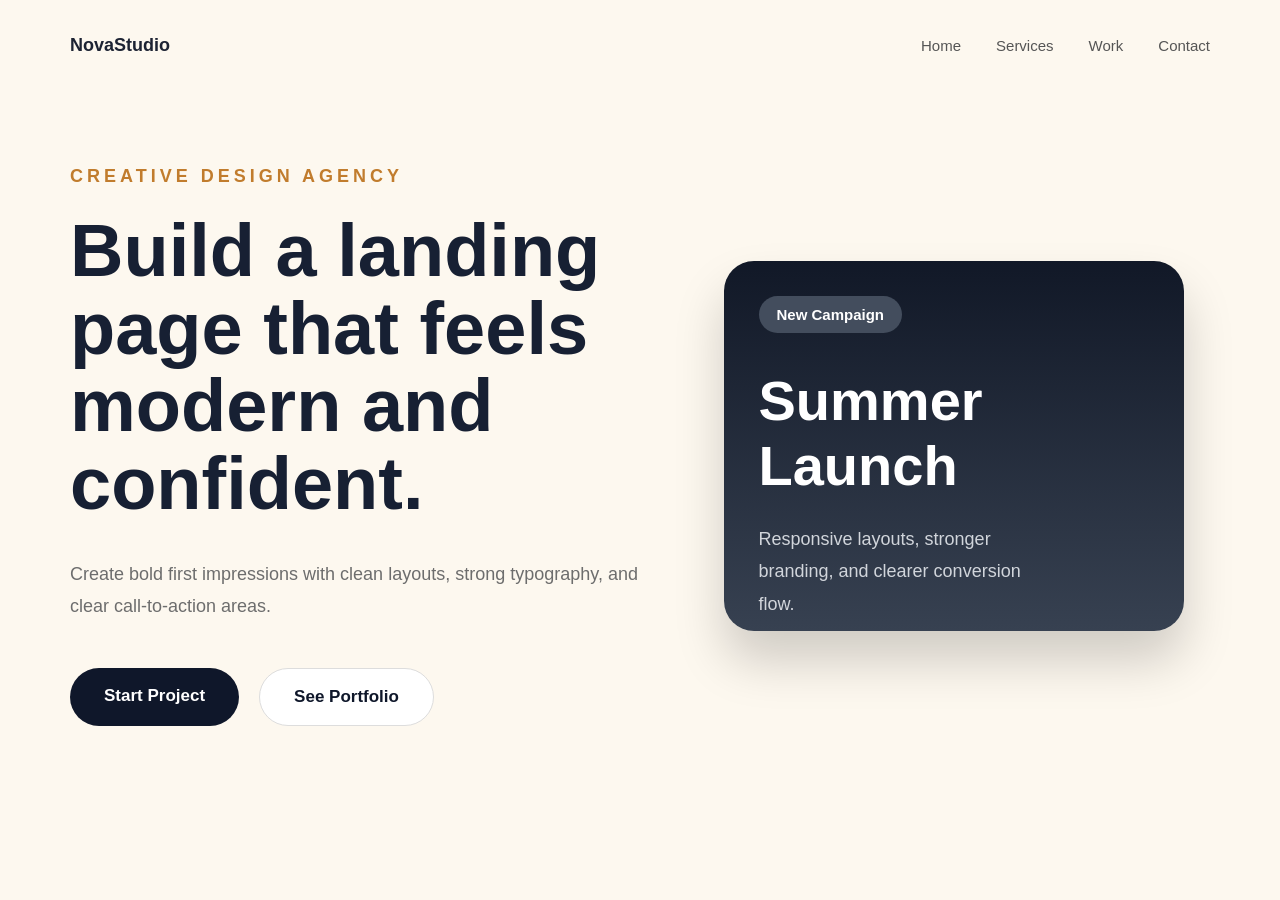
<file: index.html>
<!DOCTYPE html>
<html lang="en">
<head>
    <meta charset="UTF-8">
    <meta name="viewport" content="width=device-width, initial-scale=1.0">
    <title>NovaStudio</title>
    <link rel="stylesheet" href="style.css">
</head>
<body>

<div class="container">

    <header>

        <h1 class="logo">NovaStudio</h1>

        <nav>
            <h1>Home</h1>
            <h1>Services</h1>
            <h1>Work</h1>
            <h1>Contact</h1>
        </nav>

    </header>

    <main>

        <section class="left">

            <h1 class="small-title">
                CREATIVE DESIGN AGENCY
            </h1>

            <h1 class="main-title">
                Build a landing page that feels modern and confident.
            </h1>

            <h1 class="description">
                Create bold first impressions with clean layouts,
                strong typography, and clear call-to-action areas.
            </h1>

            <div class="buttons">

                <h1 class="btn dark">
                    Start Project
                </h1>

                <h1 class="btn light">
                    See Portfolio
                </h1>

            </div>

        </section>

        <section class="right">

            <div class="card">

                <h1 class="tag">
                    New Campaign
                </h1>

                <h1 class="card-title">
                    Summer Launch
                </h1>

                <h1 class="card-text">
                    Responsive layouts, stronger branding,
                    and clearer conversion flow.
                </h1>

            </div>

        </section>

    </main>

</div>

</body>
</html>
</file>
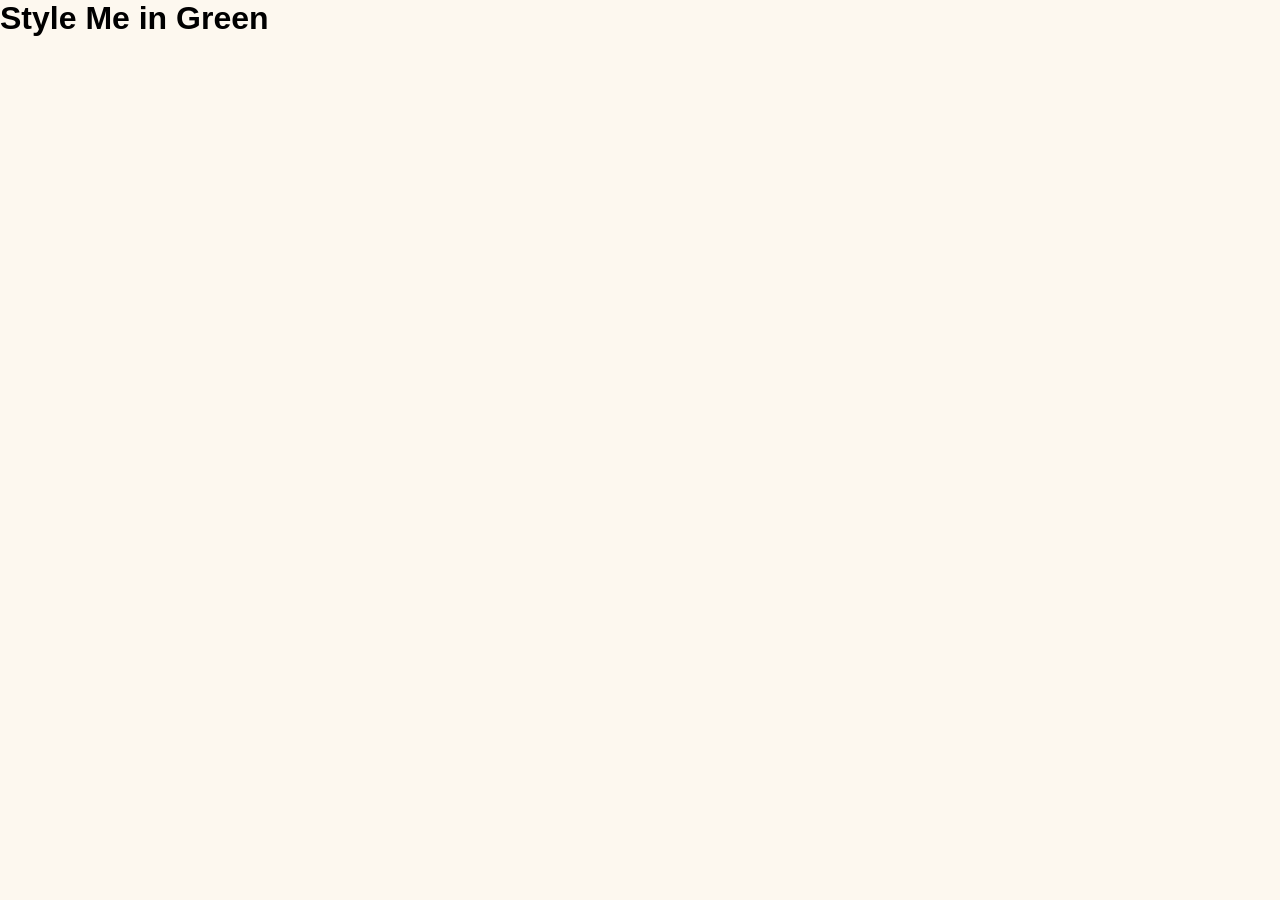
<file: external.html>
<!DOCTYPE html>
<html lang="en">
<head>
  <meta charset="UTF-8">
  <link rel="stylesheet" href="style.css">
  <title>External</title>
</head>
<body>
 <h1 id="external">Style Me in Green</h1>
</body>
</html>
</file>
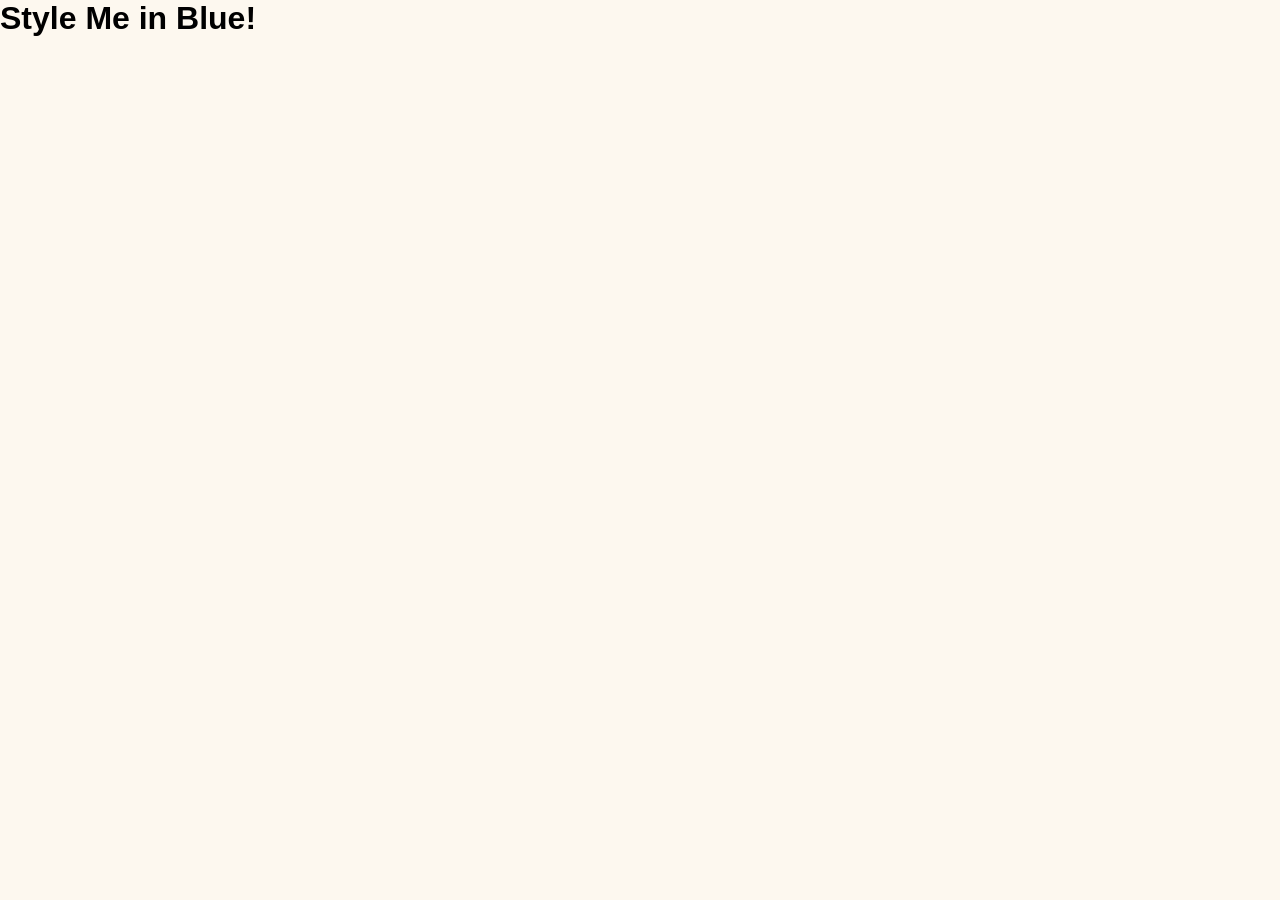
<file: inline.html>
<!DOCTYPE html>
<html lang="en">

<head>
  <meta charset="UTF-8">
  <link rel="stylesheet" href="style.css">
  <title>Inline</title>
</head>

<body>
<h1 id="inline">Style Me in Blue!</h1>
</body>

</html>
</file>
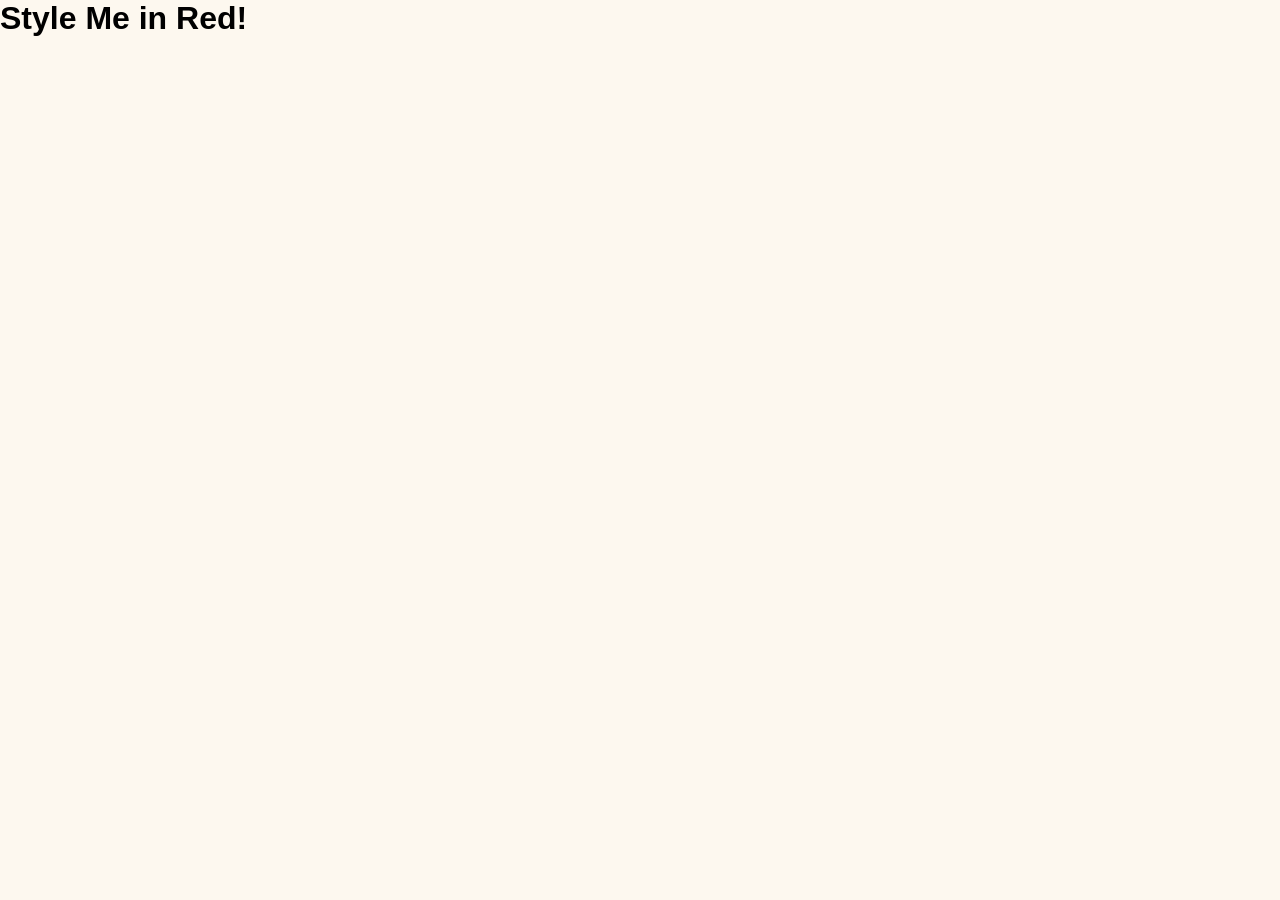
<file: internal.html>
<!DOCTYPE html>
<html lang="en">

<head>
  <meta charset="UTF-8">
  <link rel="stylesheet" href="style.css">
  <title>Internal</title>
</head>

<body>
<h1 id="internal">Style Me in Red!</h1>
</body>

</html>
</file>
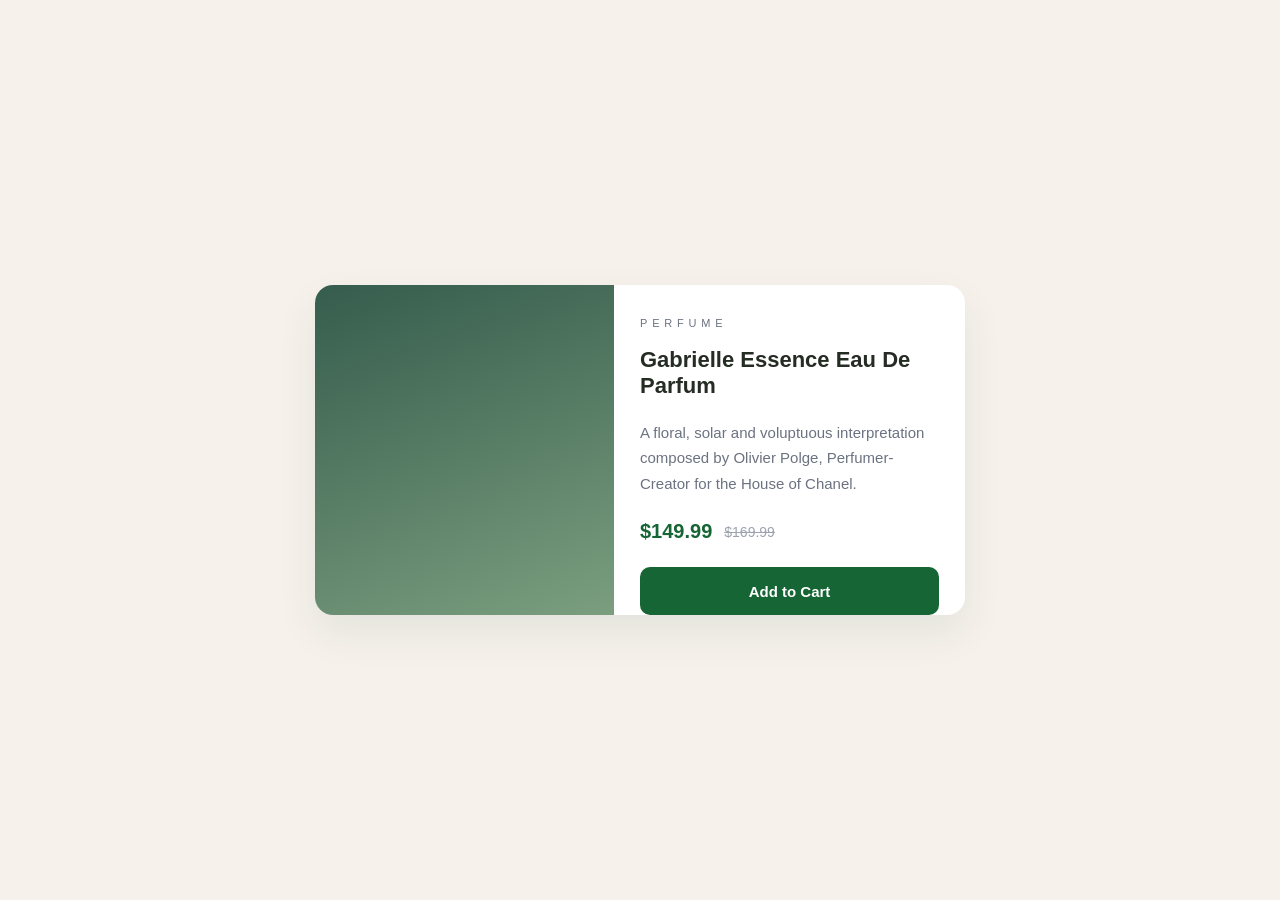
<file: product.html>
<!DOCTYPE html>
<html lang="en">
<head>
<meta charset="UTF-8">
<meta name="viewport" content="width=device-width, initial-scale=1.0">
<title>Product preview</title>

<style>

*{
    margin:0;
    padding:0;
    box-sizing:border-box;
    font-family:Arial, Helvetica, sans-serif;
}

body{
    height:100vh;
    display:flex;
    justify-content:center;
    align-items:center;
    background:#f6f1eb;
    color:#242c23;
}

.card{
    width:650px;
    height:330px;
    background:white;
    border-radius:18px;
    overflow:hidden;
    display:flex;
    box-shadow:0 18px 40px rgba(16, 71, 54, 0.08);
}

.image-panel{
    width:46%;
    background:linear-gradient(160deg, #355c4d, #7a9e7e);
}

.content{
    width:54%;
    padding:32px 26px;
}

.category{
    font-size:11px;
    letter-spacing:0.3rem;
    color:#6b7280;
    margin-bottom:18px;
}

.title{
    font-size:22px;
    line-height:1.2;
    margin-bottom:20px;
    font-weight:700;
}

.description{
    font-size:15px;
    line-height:1.7;
    color:#6b7280;
    margin-bottom:24px;
}

.price-box{
    display:flex;
    align-items:center;
    gap:12px;
    margin-bottom:24px;
}

.new-price{
    color:#166534;
    font-size:20px;
    font-weight:700;
}

.old-price{
    color:#9ca3af;
    text-decoration:line-through;
    font-size:14px;
}

button{
    width:100%;
    height:48px;
    border:none;
    border-radius:10px;
    background:#166534;
    color:white;
    font-size:15px;
    font-weight:600;
    cursor:pointer;
}

button:hover{
    opacity:0.9;
}

</style>
</head>

<body>

<div class="card">

    <div class="image-panel"></div>

    <div class="content">

        <p class="category">PERFUME</p>

        <h1 class="title">
            Gabrielle Essence Eau De Parfum
        </h1>

        <p class="description">
            A floral, solar and voluptuous interpretation composed by Olivier Polge, Perfumer-Creator for the House of Chanel.
        </p>

        <div class="price-box">
            <span class="new-price">$149.99</span>
            <span class="old-price">$169.99</span>
        </div>

        <button>Add to Cart</button>

    </div>

</div>

</body>
</html>
</file>
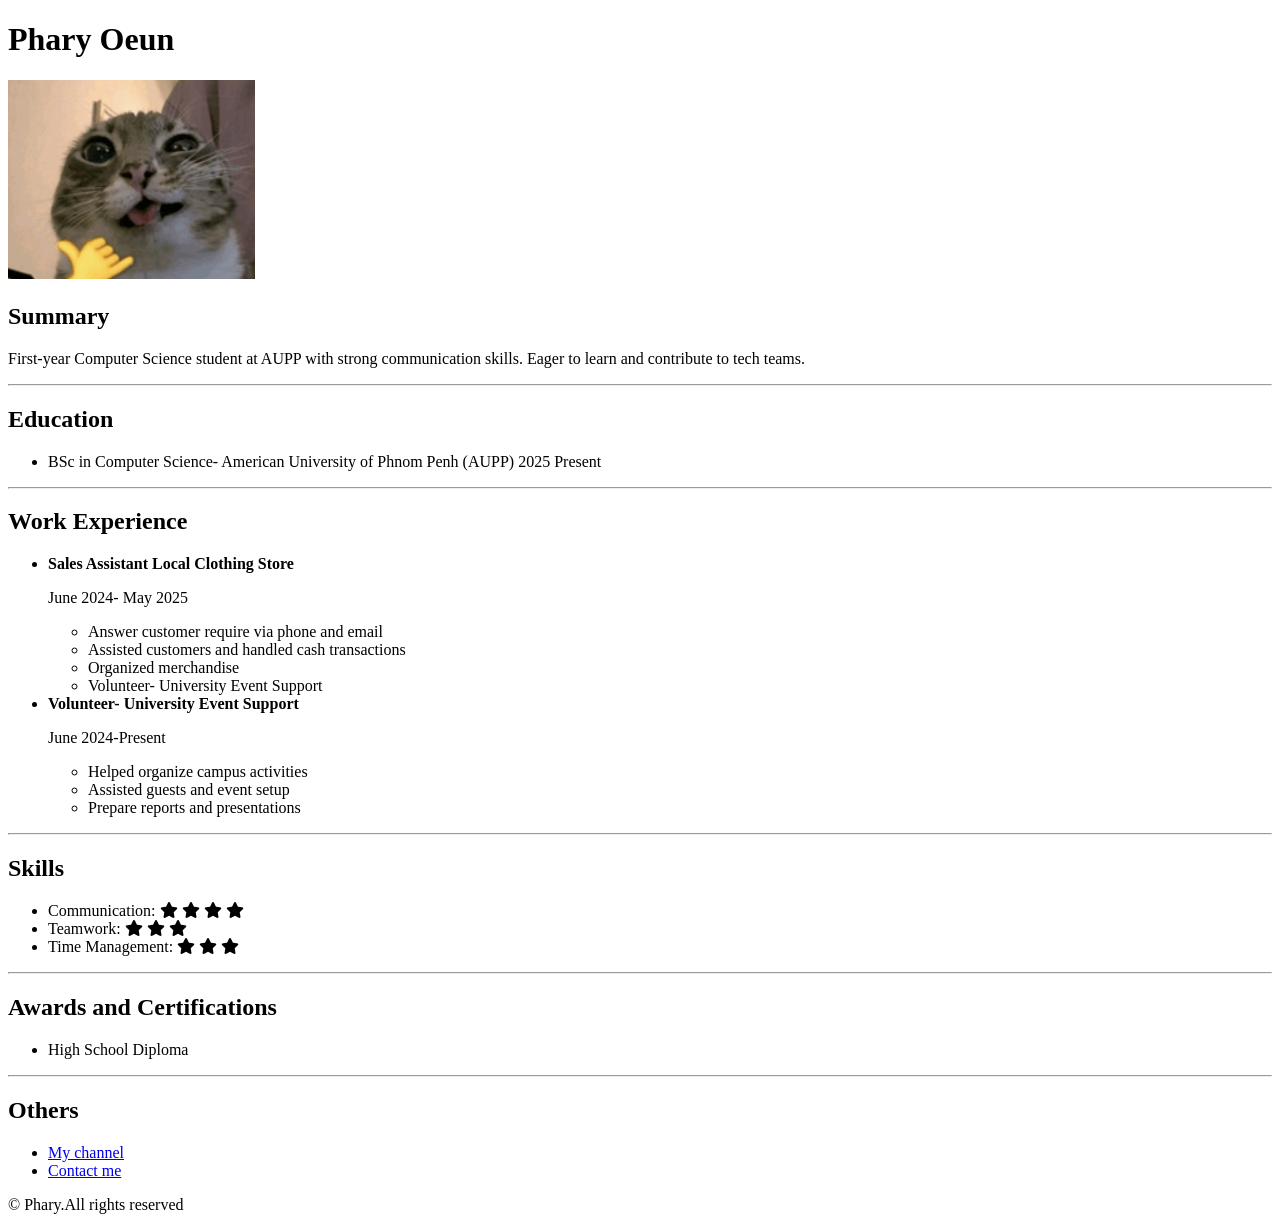
<file: movie-list/study.html>
<!DOCTYPE html>
<html lang="en">
<head>
    <meta charset="UTF-8">
    <meta name="viewport" content="width=device-width, initial-scale=1.0">
    <title>Document</title>
</head>
<body>
    <link
      rel="stylesheet"
      href="https://cdnjs.cloudflare.com/ajax/libs/font-awesome/6.5.1/css/all.min.css"
    />
    <h1>Phary Oeun</h1>
    <img src="image/Screenshot 2026-02-18 113027.png" alt="">
    <h2>Summary</h2>
    <p>First-year Computer Science student at AUPP with strong communication skills. Eager to learn and contribute to tech teams.</p>
    <hr>
    <h2>Education</h2>
    <ul>
        <li>BSc in Computer Science- American University of Phnom Penh (AUPP)
2025 Present</li>
    </ul>
    <hr>
    <h2>Work Experience</h2>
    <ul>
        <li><b>Sales Assistant Local Clothing Store</b></li>
        <p>June 2024- May 2025</p>
        <ul>
            <li>Answer customer require via phone and email</li>
            <li>Assisted customers and handled cash transactions</li>
            <li>Organized merchandise</li>
        <li>Volunteer- University Event Support</li>
        </ul>
        <li><b>Volunteer- University Event Support</b></li>
        <p>June 2024-Present</p>
        <ul>
            <li>Helped organize campus activities</li>
            <li>Assisted guests and event setup</li>
            <li>Prepare reports and presentations</li>
        </ul>
    </ul>
        <hr>
        <h2>Skills</h2>
        <ul>
            <li>Communication: 
                <i class="fa-solid fa-star"></i>
                <i class="fa-solid fa-star"></i>
                <i class="fa-solid fa-star"></i>
                <i class="fa-solid fa-star"></i>
            </li>
            <li>Teamwork:
                <i class="fa-solid fa-star"></i>
                <i class="fa-solid fa-star"></i>
                <i class="fa-solid fa-star"></i>  
            </li>
            <li>Time Management:
                <i class="fa-solid fa-star"></i>
                <i class="fa-solid fa-star"></i>
                <i class="fa-solid fa-star"></i> 
            </li>
        </ul>
<hr>
<h2>Awards and Certifications</h2>
<ul><li>High School Diploma</li></ul>
<hr>
<h2>Others</h2>
<ul>
    <li><a href="https://youtube.com">My channel</a></li>
    <li><a href="https://t.me/oeunphary">Contact me</a></li>
</ul>
<p>&copy; Phary.All rights reserved</p>
    

</body>
</html>
</file>
<file: style.css>
*{
    margin:0;
    padding:0;
    box-sizing:border-box;
    font-family:Arial, Helvetica, sans-serif;
}

body{
    background:#fdf8ef;
}

.container{
    width:100%;
    min-height:100vh;
    padding:35px 70px;
}



header{
    display:flex;
    justify-content:space-between;
    align-items:center;
    margin-bottom:110px;
}

.logo{
    font-size:18px;
    color:#1d2333;
}

nav{
    display:flex;
    gap:35px;
}

nav h1{
    font-size:15px;
    font-weight:400;
    color:#555;
}



main{
    display:flex;
    justify-content:space-between;
    align-items:center;
}

.left{
    width:52%;
}

.small-title{
    font-size:18px;
    color:#c17c2d;
    letter-spacing:4px;
    margin-bottom:25px;
}

.main-title{
    font-size:74px;
    color:#172033;
    line-height:1.05;
    width:620px;
    margin-bottom:35px;
}

.description{
    width:610px;
    font-size:18px;
    font-weight:400;
    color:#6d6d6d;
    line-height:1.8;
    margin-bottom:45px;
}

.buttons{
    display:flex;
    gap:20px;
}

.btn{
    padding:18px 34px;
    border-radius:40px;
    font-size:17px;
}

.dark{
    background:#0f172a;
    color:white;
}

.light{
    background:white;
    color:#0f172a;
    border:1px solid #ddd;
}



.right{
    width:45%;
    display:flex;
    justify-content:center;
}

.card{
    width:460px;
    height:370px;
    background:linear-gradient(to bottom,#111827,#374151);
    border-radius:30px;
    padding:35px;
    box-shadow:0 30px 50px rgba(0,0,0,.18);
}

.tag{
    display:inline-block;
    background:#434d5d;
    color:white;
    font-size:15px;
    padding:10px 18px;
    border-radius:20px;
    margin-bottom:35px;
}

.card-title{
    font-size:56px;
    color:white;
    margin-bottom:25px;
}

.card-text{
    font-size:18px;
    color:#d1d5db;
    font-weight:400;
    line-height:1.8;
    width:300px;
}
</file>
